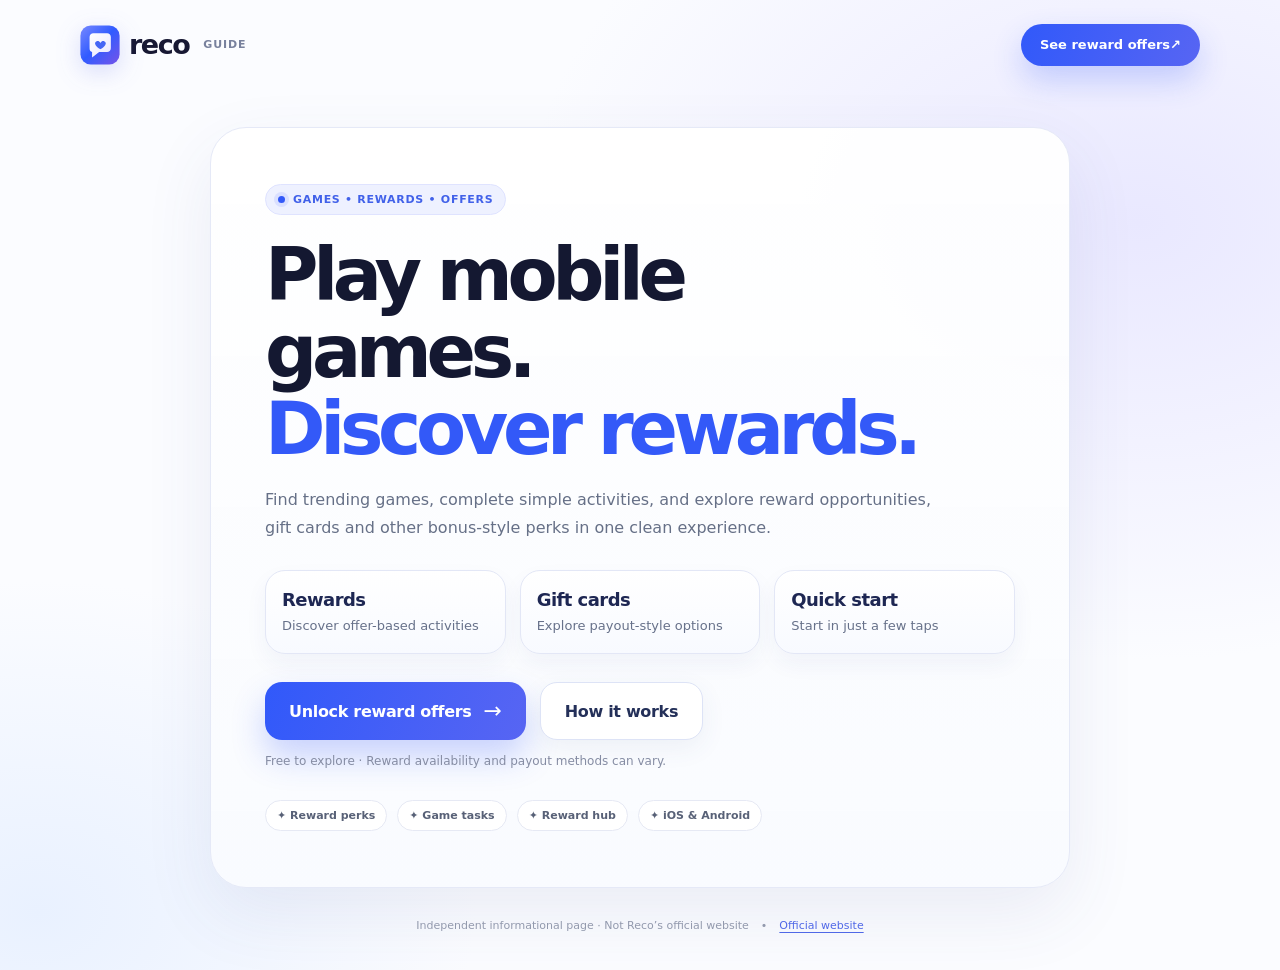
<file: index.html>
<!doctype html>
<html lang="en">
<head>
  <meta charset="utf-8">
  <meta name="viewport" content="width=device-width,initial-scale=1,viewport-fit=cover">
  <meta name="theme-color" content="#f8faff">
  <meta name="description" content="Discover games, complete simple activities and explore cash reward opportunities with Reco.">
  <title>Reco Guide – Play Games & Discover Rewards</title>
  <link rel="icon" href="assets/reco-inspired-mark.svg" type="image/svg+xml">
  <link rel="stylesheet" href="assets/style.css">
</head>
<body class="pre-body money-pre simple-pre-body">
  <div class="container">
    <header class="topbar" aria-label="Site header">
      <a class="brand" href="index.html" aria-label="Reco guide home"><img src="assets/reco-inspired-mark.svg" alt="" width="40" height="40">reco<small>guide</small></a>
      <a class="nav-action nav-action-strong" href="lander/index.html">See reward offers <span aria-hidden="true">↗</span></a>
    </header>

    <main class="pre-main simple-pre-main">
      <section class="simple-pre-card">
        <div class="eyebrow"><span class="spark"></span> Games • Rewards • Offers</div>
        <h1 class="h1 simple-pre-title">Play mobile games.<br><span class="blue">Discover rewards.</span></h1>
        <p class="lead simple-pre-lead">Find trending games, complete simple activities, and explore reward opportunities, gift cards and other bonus-style perks in one clean experience.</p>

        <div class="simple-pre-points" aria-label="Main benefits">
          <div class="simple-point"><strong>Rewards</strong><span>Discover offer-based activities</span></div>
          <div class="simple-point"><strong>Gift cards</strong><span>Explore payout-style options</span></div>
          <div class="simple-point"><strong>Quick start</strong><span>Start in just a few taps</span></div>
        </div>

        <div class="pre-actions simple-pre-actions">
          <a class="btn btn-primary" href="lander/index.html">Unlock reward offers <span class="arrow" aria-hidden="true">→</span></a>
          <a class="btn btn-white" href="lander/index.html">How it works</a>
        </div>

        <p class="mini-note simple-pre-note">Free to explore · Reward availability and payout methods can vary.</p>

        <div class="pre-badges simple-pre-badges" aria-label="Highlights">
          <span>✦ Reward perks</span>
          <span>✦ Game tasks</span>
          <span>✦ Reward hub</span>
          <span>✦ iOS & Android</span>
        </div>
      </section>
    </main>

    <footer class="foot">Independent informational page · Not Reco’s official website <span aria-hidden="true">•</span> <a href="https://recosocial.com/" target="_blank" rel="noopener noreferrer">Official website</a></footer>
  </div>
</body>
</html>
</file>
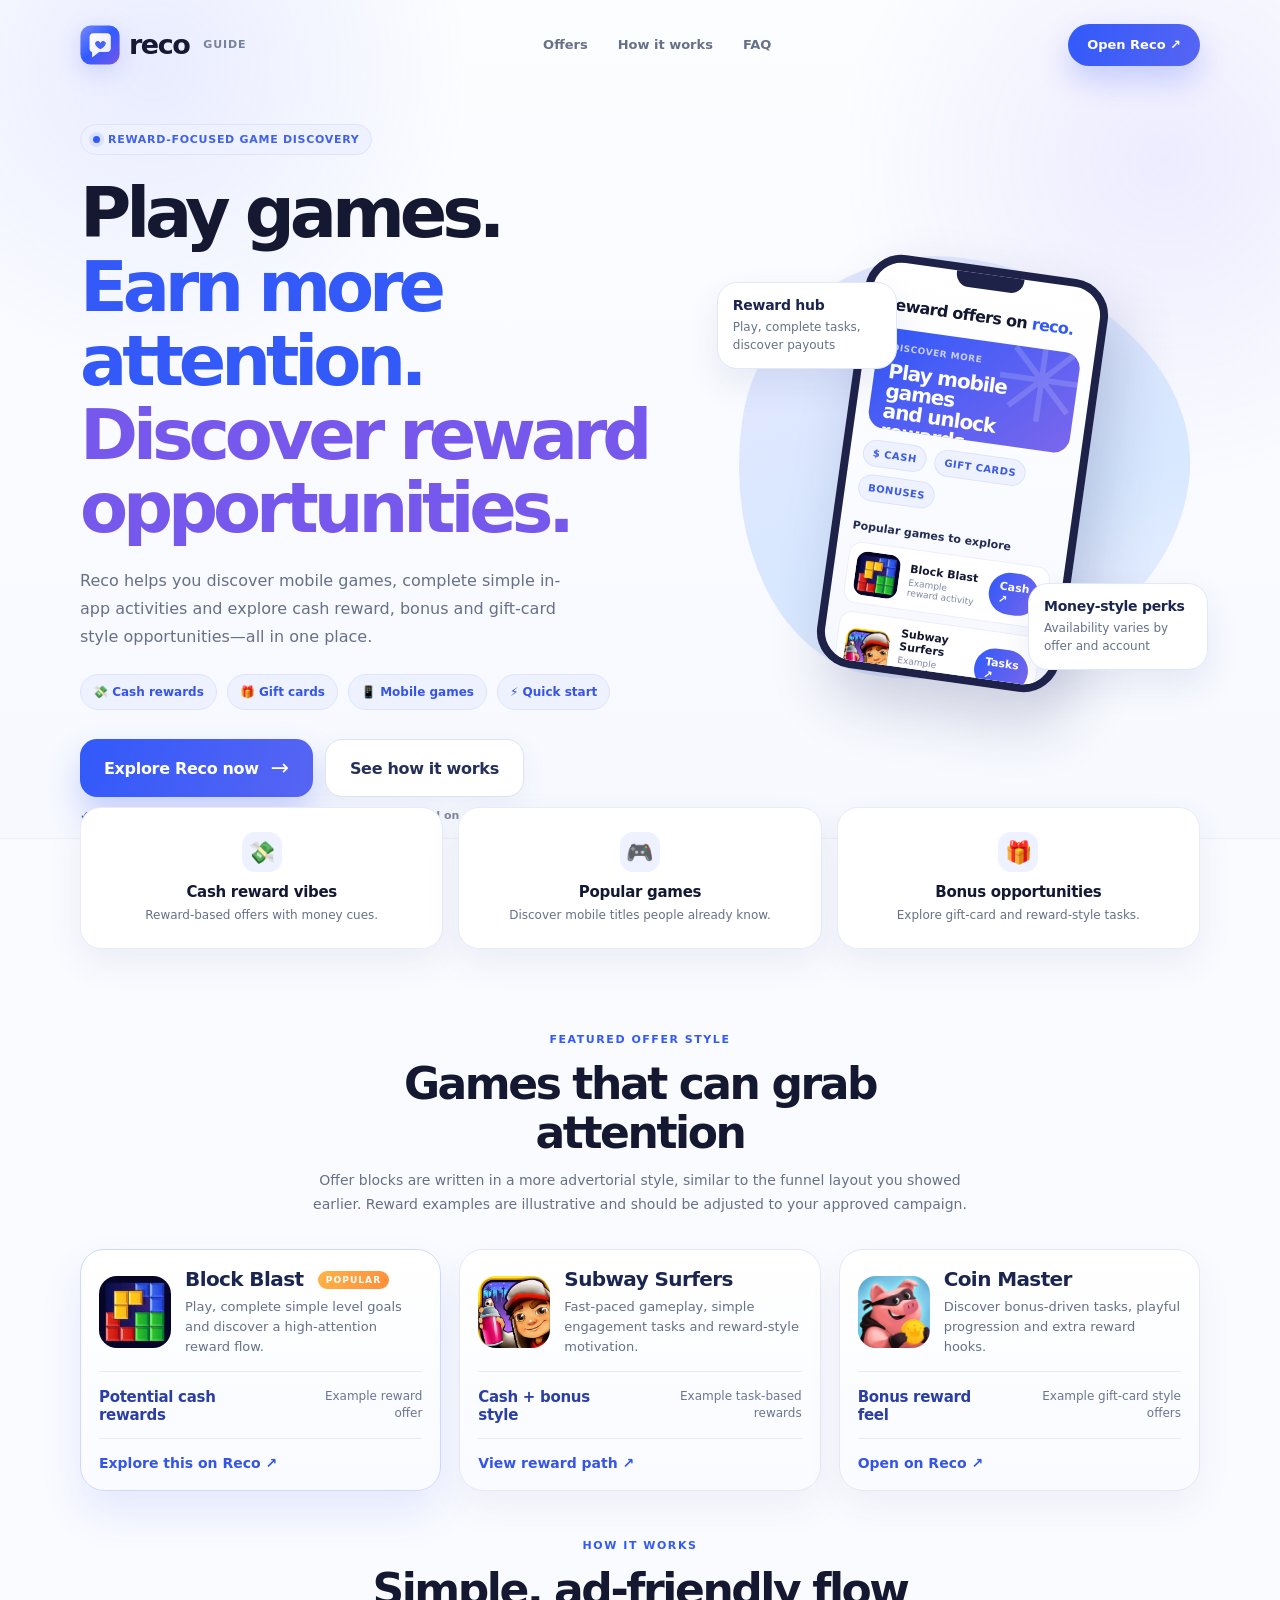
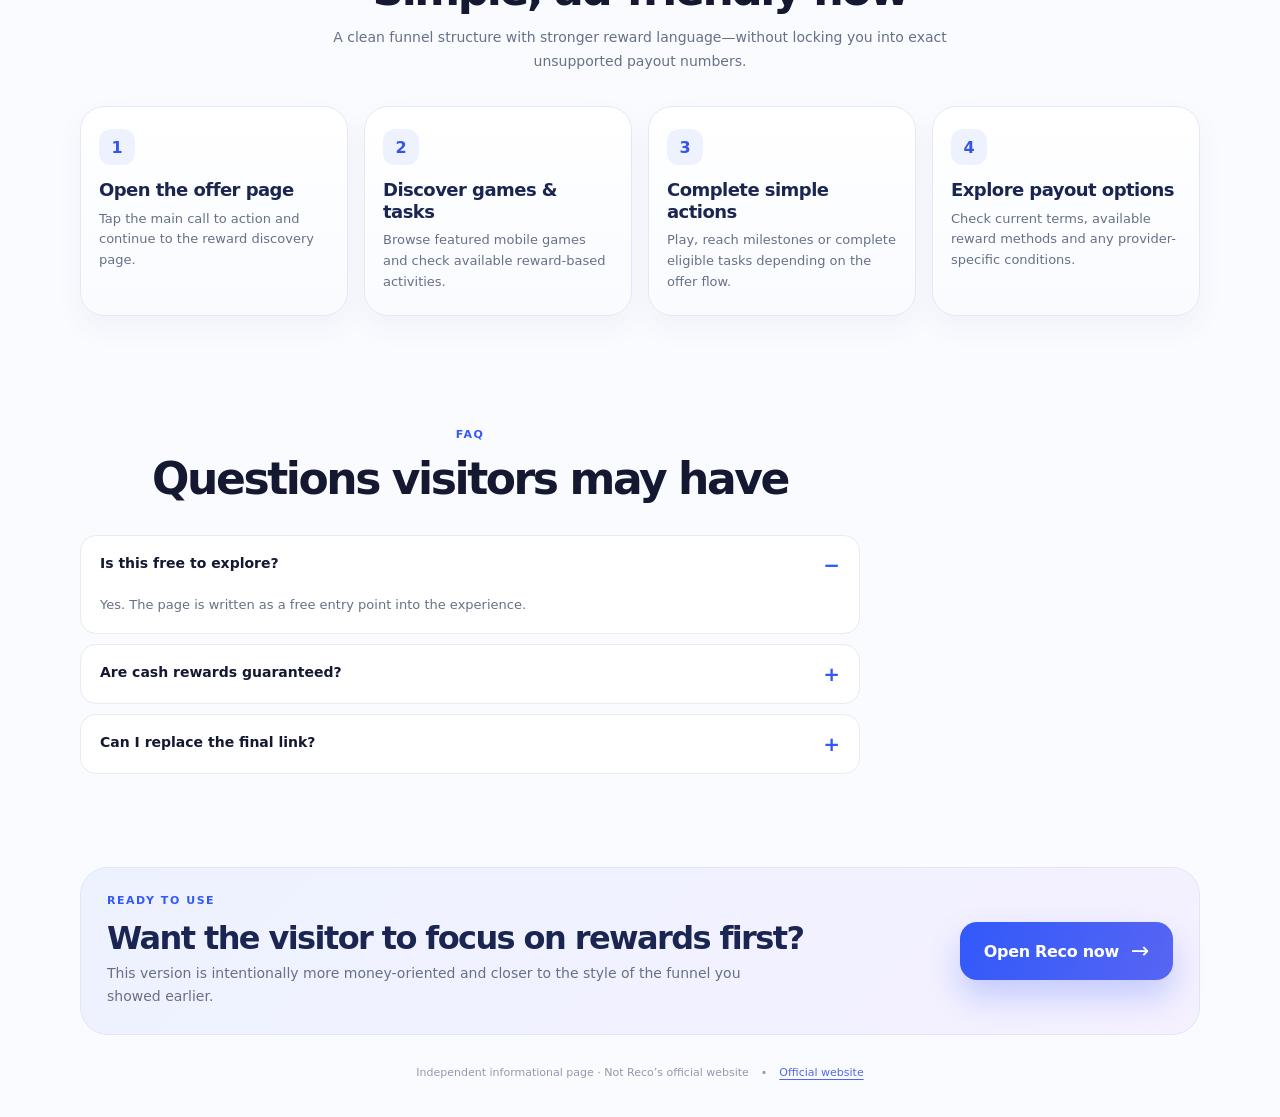
<file: lander/index.html>
<!doctype html>
<html lang="en">
<head>
  <meta charset="utf-8">
  <meta name="viewport" content="width=device-width,initial-scale=1,viewport-fit=cover">
  <meta name="theme-color" content="#f8fbff">
  <meta name="description" content="Explore games, cash reward opportunities and payout-style offers with Reco.">
  <title>Reco Guide – Games, Rewards & Cash Opportunities</title>
  <link rel="icon" href="../assets/reco-inspired-mark.svg" type="image/svg+xml">
  <link rel="stylesheet" href="../assets/style.css">
</head>
<body class="lander-body money-lander">
  <div class="hero-wrap hero-wrap-money">
    <div class="container">
      <header class="topbar" aria-label="Site header">
        <a class="brand" href="../index.html" aria-label="Back to home"><img src="../assets/reco-inspired-mark.svg" alt="" width="40" height="40">reco<small>guide</small></a>
        <nav class="navlinks" aria-label="Site navigation"><a href="#offers">Offers</a><a href="#how-it-works">How it works</a><a href="#faq">FAQ</a></nav>
        <a class="nav-action nav-action-strong" href="https://taprkr.com/r/eyJ0IjoicmVjb3NvY2lhbC1jcHIiLCJ0aWQiOiJhZTdjOTQzYTkwYzVmYzczYTU1ZSIsInRzIjoxNzk1MTk0ODY4MTQ4fQ" target="_blank" rel="noopener noreferrer sponsored">Open Reco ↗</a>
      </header>

      <main>
        <section class="hero-grid hero-grid-money">
          <div class="hero-copy">
            <div class="eyebrow"><span class="spark"></span> Reward-focused game discovery</div>
            <h1 class="h1">Play games.<br><span class="blue">Earn more attention.</span><br><span class="purple">Discover reward opportunities.</span></h1>
            <p class="lead">Reco helps you discover mobile games, complete simple in-app activities and explore cash reward, bonus and gift-card style opportunities—all in one place.</p>

            <div class="money-hero-pills">
              <span>💸 Cash rewards</span>
              <span>🎁 Gift cards</span>
              <span>📱 Mobile games</span>
              <span>⚡ Quick start</span>
            </div>

            <div class="hero-cta">
              <a class="btn btn-primary" href="https://taprkr.com/r/eyJ0IjoicmVjb3NvY2lhbC1jcHIiLCJ0aWQiOiJhZTdjOTQzYTkwYzVmYzczYTU1ZSIsInRzIjoxNzk1MTk0ODY4MTQ4fQ" target="_blank" rel="noopener noreferrer sponsored">Explore Reco now <span class="arrow" aria-hidden="true">→</span></a>
              <a class="btn btn-white" href="#how-it-works">See how it works</a>
            </div>

            <div class="hero-meta"><span>✓ Free to explore</span><span>✓ iOS &amp; Android</span><span>✓ Rewards depend on available tasks</span></div>
          </div>

          <div class="hero-art hero-art-money" aria-label="Games and reward illustration">
            <div class="money-highlight-card mhc-a"><strong>Reward hub</strong><span>Play, complete tasks, discover payouts</span></div>
            <div class="art-phone art-phone-money" aria-hidden="true">
              <h3>Reward offers on <span>reco.</span></h3>
              <div class="art-banner art-banner-money"><small>DISCOVER MORE</small><strong>Play mobile games<br>and unlock rewards</strong></div>
              <div class="payout-strip"><span>$ Cash</span><span>Gift Cards</span><span>Bonuses</span></div>
              <div class="art-section">Popular games to explore</div>
              <div class="art-game art-game-reward"><img src="../assets/block-blast.webp" alt=""><div><b>Block Blast</b><small>Example reward activity</small></div><em>Cash ↗</em></div>
              <div class="art-game art-game-reward"><img src="../assets/subway-surfers.webp" alt=""><div><b>Subway Surfers</b><small>Example reward activity</small></div><em>Tasks ↗</em></div>
              <div class="art-game art-game-reward"><img src="../assets/coin-master.webp" alt=""><div><b>Coin Master</b><small>Example reward activity</small></div><em>Bonus ↗</em></div>
            </div>
            <div class="money-highlight-card mhc-b"><strong>Money-style perks</strong><span>Availability varies by offer and account</span></div>
          </div>
        </section>
      </main>
    </div>
  </div>

  <div class="container">
    <div class="trust-row" aria-label="Highlights">
      <div class="trust"><span class="icon-round" aria-hidden="true">💸</span><strong>Cash reward vibes</strong><span>Reward-based offers with money cues.</span></div>
      <div class="trust"><span class="icon-round" aria-hidden="true">🎮</span><strong>Popular games</strong><span>Discover mobile titles people already know.</span></div>
      <div class="trust"><span class="icon-round" aria-hidden="true">🎁</span><strong>Bonus opportunities</strong><span>Explore gift-card and reward-style tasks.</span></div>
    </div>

    <section class="section money-offers" id="offers">
      <div class="section-heading"><div class="kicker">Featured offer style</div><h2>Games that can grab attention</h2><p>Offer blocks are written in a more advertorial style, similar to the funnel layout you showed earlier. Reward examples are illustrative and should be adjusted to your approved campaign.</p></div>
      <div class="offer-grid money-offer-grid">
        <article class="offer-card money-offer-card featured">
          <div class="offer-top"><img src="../assets/block-blast.webp" alt="Block Blast"><div><h3>Block Blast <span class="hot-tag">Popular</span></h3><p>Play, complete simple level goals and discover a high-attention reward flow.</p></div></div>
          <div class="offer-money-line"><strong>Potential cash rewards</strong><span>Example reward offer</span></div>
          <div class="offer-cta-line"><a href="https://taprkr.com/r/eyJ0IjoicmVjb3NvY2lhbC1jcHIiLCJ0aWQiOiJhZTdjOTQzYTkwYzVmYzczYTU1ZSIsInRzIjoxNzk1MTk0ODY4MTQ4fQ" target="_blank" rel="noopener noreferrer sponsored">Explore this on Reco ↗</a></div>
        </article>

        <article class="offer-card money-offer-card">
          <div class="offer-top"><img src="../assets/subway-surfers.webp" alt="Subway Surfers"><div><h3>Subway Surfers</h3><p>Fast-paced gameplay, simple engagement tasks and reward-style motivation.</p></div></div>
          <div class="offer-money-line"><strong>Cash + bonus style</strong><span>Example task-based rewards</span></div>
          <div class="offer-cta-line"><a href="https://taprkr.com/r/eyJ0IjoicmVjb3NvY2lhbC1jcHIiLCJ0aWQiOiJhZTdjOTQzYTkwYzVmYzczYTU1ZSIsInRzIjoxNzk1MTk0ODY4MTQ4fQ" target="_blank" rel="noopener noreferrer sponsored">View reward path ↗</a></div>
        </article>

        <article class="offer-card money-offer-card">
          <div class="offer-top"><img src="../assets/coin-master.webp" alt="Coin Master"><div><h3>Coin Master</h3><p>Discover bonus-driven tasks, playful progression and extra reward hooks.</p></div></div>
          <div class="offer-money-line"><strong>Bonus reward feel</strong><span>Example gift-card style offers</span></div>
          <div class="offer-cta-line"><a href="https://taprkr.com/r/eyJ0IjoicmVjb3NvY2lhbC1jcHIiLCJ0aWQiOiJhZTdjOTQzYTkwYzVmYzczYTU1ZSIsInRzIjoxNzk1MTk0ODY4MTQ4fQ" target="_blank" rel="noopener noreferrer sponsored">Open on Reco ↗</a></div>
        </article>
      </div>
    </section>

    <section class="section steps-panel" id="how-it-works">
      <div class="section-heading"><div class="kicker">How it works</div><h2>Simple, ad-friendly flow</h2><p>A clean funnel structure with stronger reward language—without locking you into exact unsupported payout numbers.</p></div>
      <div class="steps-grid money-steps-grid">
        <article class="step-card"><span class="step-num">1</span><h3>Open the offer page</h3><p>Tap the main call to action and continue to the reward discovery page.</p></article>
        <article class="step-card"><span class="step-num">2</span><h3>Discover games & tasks</h3><p>Browse featured mobile games and check available reward-based activities.</p></article>
        <article class="step-card"><span class="step-num">3</span><h3>Complete simple actions</h3><p>Play, reach milestones or complete eligible tasks depending on the offer flow.</p></article>
        <article class="step-card"><span class="step-num">4</span><h3>Explore payout options</h3><p>Check current terms, available reward methods and any provider-specific conditions.</p></article>
      </div>
    </section>

    <section class="section faq" id="faq">
      <div class="section-heading"><div class="kicker">FAQ</div><h2>Questions visitors may have</h2></div>
      <div class="faq-list">
        <details open><summary>Is this free to explore?</summary><p>Yes. The page is written as a free entry point into the experience.</p></details>
        <details><summary>Are cash rewards guaranteed?</summary><p>No. Reward availability depends on the actual offer, region, provider terms and the actions completed by the user.</p></details>
        <details><summary>Can I replace the final link?</summary><p>Yes. Swap the current outbound Reco destination for your approved campaign or affiliate URL.</p></details>
      </div>
    </section>

    <section class="final-cta money-final-cta">
      <div>
        <div class="kicker">Ready to use</div>
        <h2>Want the visitor to focus on rewards first?</h2>
        <p>This version is intentionally more money-oriented and closer to the style of the funnel you showed earlier.</p>
      </div>
      <a class="btn btn-primary" href="https://taprkr.com/r/eyJ0IjoicmVjb3NvY2lhbC1jcHIiLCJ0aWQiOiJhZTdjOTQzYTkwYzVmYzczYTU1ZSIsInRzIjoxNzk1MTk0ODY4MTQ4fQ" target="_blank" rel="noopener noreferrer sponsored">Open Reco now <span class="arrow" aria-hidden="true">→</span></a>
    </section>

    <footer class="foot">Independent informational page · Not Reco’s official website <span aria-hidden="true">•</span> <a href="https://recosocial.com/" target="_blank" rel="noopener noreferrer">Official website</a></footer>
  </div>
</body>
</html>
</file>
<file: assets/style.css>
:root {
  --blue:#3359f8; --blue2:#5b70ff; --blue-deep:#1b248d; --ink:#141831;
  --muted:#667087; --violet:#7659ec; --lavender:#eceaff; --sky:#e8f3ff;
  --line:#e6e8f3; --paper:#ffffff; --back:#f8f9fe;
  --softshadow:0 24px 65px rgba(54,69,138,.11); --cardshadow:0 14px 35px rgba(54,69,138,.075);
}
*{box-sizing:border-box}
html{scroll-behavior:smooth}
body{margin:0;color:var(--ink);background:var(--back);font-family:Inter,-apple-system,BlinkMacSystemFont,"Segoe UI",system-ui,sans-serif;-webkit-font-smoothing:antialiased}
button,a{font:inherit}
a{text-decoration:none;color:inherit}
img{max-width:100%;display:block}
button, a{ -webkit-tap-highlight-color:transparent;}
a:focus-visible,summary:focus-visible{outline:3px solid #9eaaff;outline-offset:4px}
.container{width:min(1120px,calc(100% - 44px));margin-inline:auto}
.brand{display:inline-flex;align-items:center;gap:9px;white-space:nowrap;letter-spacing:-.055em;font-size:27px;font-weight:900;color:#171833}
.brand img{width:40px;height:40px;filter:drop-shadow(0 7px 12px rgba(64,81,229,.19))}
.brand small{font-size:11px;color:#78819d;font-weight:800;letter-spacing:.08em;text-transform:uppercase;margin-left:5px}
.topbar{height:89px;display:flex;align-items:center;justify-content:space-between;gap:20px;position:relative;z-index:10}
.navlinks{display:flex;align-items:center;gap:30px;color:#667087;font-weight:700;font-size:13px}
.navlinks a:hover{color:var(--blue)}
.nav-action{display:inline-flex;justify-content:center;align-items:center;min-height:42px;padding:11px 19px;border-radius:100px;background:#ecefff;color:var(--blue);font-size:13px;font-weight:800;transition:transform .2s,background .2s}
.nav-action:hover{background:#e1e6ff;transform:translateY(-1px)}
.eyebrow{display:inline-flex;align-items:center;gap:8px;padding:8px 12px;border:1px solid #dfe3ff;border-radius:100px;color:#4161e9;background:#eef1ff;font-size:11px;letter-spacing:.065em;font-weight:900;text-transform:uppercase}
.eyebrow .spark{display:inline-block;width:7px;height:7px;background:var(--blue);border-radius:100%;box-shadow:0 0 0 4px rgba(58,85,250,.11)}
.h1{font-size:clamp(43px,5.7vw,75px);line-height:1.055;letter-spacing:-.073em;font-weight:900;margin:22px 0 21px;max-width:720px}
.h1 .blue{color:var(--blue)}
.h1 .purple{color:var(--violet)}
.lead{font-size:16px;line-height:1.75;color:var(--muted);max-width:495px;margin:0}
.btn{display:inline-flex;align-items:center;justify-content:center;gap:12px;text-align:center;min-height:58px;border-radius:17px;padding:16px 24px;border:0;font-size:16px;font-weight:850;letter-spacing:-.02em;transition:transform .2s,box-shadow .2s,background .2s}
.btn:hover{transform:translateY(-2px)}
.btn:active{transform:translateY(0)}
.btn-primary{background:linear-gradient(110deg,#3159fa,#5765f3);color:#fff;box-shadow:0 17px 33px rgba(52,89,248,.25)}
.btn-primary:hover{box-shadow:0 20px 38px rgba(52,89,248,.33)}
.btn-white{border:1px solid #dde3f6;background:#fff;color:#243059;box-shadow:0 8px 26px rgba(57,79,131,.07)}
.btn .arrow{font-size:22px;line-height:1;font-weight:500}
.mini-note{font-size:12px;line-height:1.65;color:#858ca3;margin:13px 0 0}
.foot{display:flex;gap:12px;justify-content:center;align-items:center;text-align:center;flex-wrap:wrap;padding:20px 0 35px;color:#9299ad;font-size:11px;line-height:1.5}
.foot a{color:#5068e7;text-decoration:underline;text-underline-offset:3px}
/* prelander */
.pre-body{background:radial-gradient(ellipse 50% 47% at 89% 23%,#e9e8ff 0,transparent 96%),radial-gradient(ellipse 38% 38% at 3% 94%,#e9f1ff 0,transparent 90%),#fbfcff;min-height:100svh}
.pre-main{padding-top:26px}
.pre-box{min-height:640px;display:grid;grid-template-columns:1fr .88fr;gap:28px;align-items:center;border:1px solid #e9ebf5;background:rgba(255,255,255,.84);border-radius:36px;box-shadow:0 30px 80px rgba(67,81,146,.095);padding:54px 58px;overflow:hidden;position:relative}
.pre-box:before{content:"";position:absolute;width:470px;height:470px;border:1px solid rgba(108,122,240,.06);border-radius:50%;right:-170px;top:-210px;pointer-events:none}
.pre-copy{position:relative;z-index:2}
.pre-copy .h1{font-size:clamp(47px,5.2vw,70px);max-width:610px}
.pre-actions{display:flex;align-items:center;gap:14px;flex-wrap:wrap;margin-top:29px}
.pre-badges{display:flex;flex-wrap:wrap;gap:10px;margin-top:30px}
.pre-badges span{padding:8px 11px;border:1px solid #e6e9f4;border-radius:100px;font-size:11px;font-weight:750;color:#586177;background:#fff}
.visual-area{position:relative;min-height:505px;display:flex;align-items:center;justify-content:center}
.visual-area:before{content:"";position:absolute;width:520px;height:520px;border-radius:50%;background:radial-gradient(circle,#dcdfff 0,#eff0ff 50%,transparent 69%);opacity:.86}
.visual-area:after{content:"";position:absolute;right:14px;bottom:1px;width:100px;height:100px;border:2px dashed #d5d7ff;border-radius:50%;transform:rotate(12deg)}
.mock-phone{width:282px;position:relative;border:8px solid #1b2245;border-radius:39px;background:#fff;box-shadow:20px 30px 65px rgba(46,54,120,.23);padding:24px 15px 17px;transform:rotate(7deg);z-index:2}
.mock-phone:before{content:"";position:absolute;width:78px;height:18px;border-radius:0 0 14px 14px;background:#1b2245;top:-1px;left:calc(50% - 39px)}
.mock-phone-head{display:flex;align-items:center;justify-content:space-between;margin:10px 0 17px}
.mock-phone-title{font-weight:900;font-size:22px;letter-spacing:-.06em}
.mock-phone-title b{color:var(--blue)}
.phone-dot{height:30px;width:30px;border-radius:50%;background:#f1f3ff;display:grid;place-items:center;color:#4e66ec;font-size:14px}
.mock-intro{border-radius:18px;background:linear-gradient(110deg,#315af5,#7a70fa);padding:17px 14px;color:#fff;margin-bottom:14px;position:relative;overflow:hidden}
.mock-intro:after{content:"✦";position:absolute;font-size:92px;color:#ffffff17;top:-41px;right:-7px}
.mock-intro small{display:block;text-transform:uppercase;font-size:8px;font-weight:850;letter-spacing:.1em;opacity:.8}
.mock-intro strong{display:block;font-size:18px;line-height:1.16;margin:8px 0;font-weight:850;letter-spacing:-.045em}
.mock-intro .fakebutton{display:inline-block;padding:7px 10px;border-radius:7px;background:#fff;color:#304ef2;font-size:9px;font-weight:850}
.mock-row{display:flex;align-items:center;gap:10px;border:1px solid #e9ecf5;border-radius:13px;padding:8px;margin-top:8px;box-shadow:0 3px 7px #151b3605}
.mock-row img{width:45px;height:45px;border-radius:11px;object-fit:cover}
.mock-row b{display:block;font-size:11px}
.mock-row small{display:block;font-size:9px;color:#8991a7;margin-top:2px}
.mock-row .go{margin-left:auto;color:var(--blue);background:#ecf0ff;width:25px;height:25px;border-radius:8px;display:grid;place-items:center;font-weight:900}
.float-card{z-index:4;position:absolute;background:rgba(255,255,255,.96);box-shadow:0 20px 45px rgba(55,60,120,.19);border:1px solid #ebedfa;border-radius:15px;padding:12px 14px;display:flex;align-items:center;gap:9px;font-size:11px;font-weight:800}
.float-card img{height:34px;width:34px;border-radius:10px;object-fit:cover}
.float-one{top:60px;left:0;transform:rotate(-9deg)}
.float-two{bottom:61px;right:-18px;transform:rotate(8deg)}
.float-two .star{background:#f8efff;color:#7b56e9;width:35px;height:35px;display:grid;place-items:center;border-radius:10px;font-size:19px}
/* lander */
.lander-body{background:#fafbff}
.hero-wrap{background:radial-gradient(ellipse 50% 80% at 98% 15%,rgba(214,214,255,.65),transparent 90%),radial-gradient(ellipse 40% 47% at 0% 100%,rgba(225,238,255,.8),transparent 90%),linear-gradient(#fcfdff,#f8faff);border-bottom:1px solid #eff0f7}
.hero-grid{display:grid;grid-template-columns:1.12fr .88fr;gap:40px;min-height:530px;align-items:center;padding:35px 0 72px}
.hero-copy{position:relative;z-index:2}
.hero-copy .h1{font-size:clamp(47px,5.6vw,70px)}
.hero-cta{margin:29px 0 12px;display:flex;gap:12px;align-items:center;flex-wrap:wrap}
.hero-meta{display:flex;gap:18px;flex-wrap:wrap;font-size:11px;color:#7f88a0;font-weight:750}
.hero-meta span::first-letter{color:var(--blue)}
.hero-art{height:450px;position:relative;display:flex;justify-content:center;align-items:center}
.hero-art:before{content:"";position:absolute;inset:12px;border-radius:44% 56% 63% 37% / 45% 45% 55% 55%;background:linear-gradient(150deg,#e5e7ff,#d7e8ff 60%,#eff0ff);transform:rotate(8deg)}
.art-phone{position:relative;z-index:1;width:245px;height:417px;background:#fff;border:8px solid #1e2249;border-radius:37px;box-shadow:15px 28px 60px rgba(39,50,103,.22);transform:rotate(8deg);padding:33px 13px 13px;overflow:hidden}
.art-phone:before{content:"";position:absolute;top:-1px;left:calc(50% - 34px);width:68px;height:16px;background:#1e2249;border-radius:0 0 13px 13px}
.art-phone h3{font-size:16px;letter-spacing:-.04em;margin:0 0 14px}
.art-phone h3 span{color:var(--blue)}
.art-banner{height:101px;padding:14px;border-radius:16px;background:linear-gradient(120deg,#3359f8,#8060f0);color:#fff;position:relative;overflow:hidden}
.art-banner:after{content:"✳";position:absolute;font-size:115px;color:#ffffff28;right:-12px;top:-34px}
.art-banner small{display:block;font-weight:800;font-size:9px;letter-spacing:.06em;opacity:.8}
.art-banner strong{display:block;margin-top:9px;font-size:20px;line-height:1;letter-spacing:-.05em}
.art-section{margin:16px 0 9px;font-size:11px;font-weight:850;color:#222c55}
.art-game{display:flex;gap:10px;align-items:center;border:1px solid #eceefd;background:#fff;padding:8px;border-radius:13px;margin-top:8px}
.art-game img{width:44px;height:44px;border-radius:11px;object-fit:cover}
.art-game b{display:block;font-size:11px}
.art-game small{display:block;margin-top:2px;font-size:9px;color:#7e89a2}
.art-game em{font-style:normal;margin-left:auto;color:var(--blue);font-size:15px;font-weight:900}
.art-float{position:absolute;z-index:3;display:flex;align-items:center;gap:10px;border:1px solid #e9e9fa;border-radius:14px;padding:10px 14px;background:white;box-shadow:0 18px 40px rgba(39,48,129,.14);font-size:12px;font-weight:850}
.art-float svg{width:25px;height:25px;flex:0 0 auto}
.art-float.a{top:68px;left:3px;transform:rotate(-9deg)}
.art-float.b{bottom:41px;right:-6px;transform:rotate(7deg)}
.trust-row{display:grid;grid-template-columns:repeat(3,1fr);gap:15px;margin-top:-32px;position:relative;z-index:3}
.trust{border:1px solid #e9eafa;padding:24px 19px;background:white;border-radius:21px;box-shadow:var(--cardshadow);text-align:center}
.trust .icon-round{margin:0 auto 11px;display:grid;place-items:center;width:40px;height:40px;border-radius:13px;background:#eef1ff;color:var(--blue);font-size:22px}
.trust strong{display:block;font-weight:900;font-size:15px;letter-spacing:-.02em}
.trust span{display:block;font-size:12px;color:var(--muted);line-height:1.5;margin-top:5px}
.section{padding-top:84px;padding-bottom:28px}
.section-heading{text-align:center;max-width:660px;margin:0 auto 32px}
.kicker{font-size:11px;letter-spacing:.14em;text-transform:uppercase;font-weight:900;color:var(--blue);margin-bottom:14px}
.section-heading h2{margin:0 0 12px;font-size:clamp(30px,3.6vw,44px);line-height:1.1;letter-spacing:-.055em}
.section-heading p{color:var(--muted);font-size:14px;line-height:1.7;margin:0}
.game-grid{display:grid;grid-template-columns:repeat(3,1fr);gap:16px}
.game-card{border:1px solid #e7eaf5;border-radius:23px;padding:20px;background:#fff;box-shadow:var(--cardshadow);transition:transform .2s,box-shadow .2s}
.game-card:hover{transform:translateY(-4px);box-shadow:var(--softshadow)}
.game-card img{height:69px;width:69px;object-fit:cover;border-radius:17px;box-shadow:0 8px 19px #14226119}
.game-card .game-upper{display:flex;justify-content:space-between;align-items:start}
.game-card .type{display:inline-block;font-size:10px;font-weight:900;padding:7px 9px;border-radius:100px;background:#f0f2ff;color:var(--blue)}
.game-card h3{font-size:20px;letter-spacing:-.05em;margin:19px 0 7px}
.game-card p{color:#80889d;font-size:12px;line-height:1.6;min-height:38px;margin:0}
.game-card a{display:inline-flex;gap:6px;align-items:center;color:var(--blue);font-size:13px;font-weight:850;margin-top:16px}
.game-foot{text-align:center;color:#969cb0;font-size:11px;line-height:1.5;margin:17px 0 0}
.how{padding-bottom:26px}
.steps-grid{display:grid;grid-template-columns:repeat(3,1fr);gap:16px}
.step{padding:27px 24px;border:1px solid #e8eafd;background:#fff;border-radius:23px;box-shadow:var(--cardshadow)}
.step-number{width:45px;height:45px;border-radius:14px;background:#e9edff;color:var(--blue);display:grid;place-items:center;font-size:18px;font-weight:900;margin-bottom:25px}
.step h3{font-size:18px;letter-spacing:-.04em;margin:0 0 8px}
.step p{font-size:13px;line-height:1.65;color:var(--muted);margin:0}
.promo{margin-top:82px;border-radius:31px;position:relative;overflow:hidden;display:grid;grid-template-columns:1fr auto;gap:30px;align-items:center;background:linear-gradient(120deg,#202a98,#3858f3 60%,#7c72fc);padding:43px 50px;color:#fff}
.promo:after{content:"✦";position:absolute;color:#ffffff1c;font-size:255px;right:147px;top:-96px;pointer-events:none}
.promo .promo-title{margin:0 0 8px;font-size:clamp(30px,3vw,42px);font-weight:900;letter-spacing:-.055em}
.promo p{margin:0;color:#dce4ff;max-width:550px;font-size:14px;line-height:1.65}
.promo .btn{background:#fff;color:#2949e2;position:relative;z-index:2;box-shadow:0 12px 30px #101a751c}
.faq{max-width:780px;padding-bottom:65px}
.faq details{border:1px solid #e8eaf4;border-radius:16px;padding:0 19px;background:#fff;margin-top:10px}
.faq summary{font-size:14px;font-weight:850;cursor:pointer;padding:19px 0;list-style:none;display:flex;justify-content:space-between;gap:8px}
.faq summary::-webkit-details-marker{display:none}
.faq summary:after{content:"+";color:var(--blue);font-size:20px;line-height:1;font-weight:600}
.faq details[open] summary:after{content:"−"}
.faq details p{margin:0 0 18px;font-size:13px;color:var(--muted);line-height:1.65}
.site-footer{border-top:1px solid #ebeef6;background:#fff}
.site-footer .foot{padding:29px 0;justify-content:space-between;text-align:left}
.mobile-sticky{display:none}
@media(max-width:980px){
 .pre-box{padding:43px 36px}.float-one{left:-8px}.float-two{right:-5px}
 .container{width:min(1120px,calc(100% - 36px))}
 .hero-grid{gap:16px}
 .art-float.a{left:-3px}
}
@media(max-width:720px){
 .topbar{height:74px}
 .brand{font-size:25px}.brand img{width:37px;height:37px}
 .navlinks{display:none}.topbar .nav-action{min-height:37px;padding:9px 14px;font-size:12px}
 .pre-main{padding-top:6px}
 .pre-box{padding:29px 23px 19px;border-radius:26px;min-height:0;grid-template-columns:1fr;gap:2px}
 .pre-copy .h1{font-size:clamp(42px,12vw,59px);margin:19px 0 14px}
 .h1{letter-spacing:-.068em}
 .lead{font-size:14px;line-height:1.65}
 .pre-actions{margin-top:22px}.pre-actions .btn{width:100%}
 .pre-badges{margin-top:18px;gap:7px}.pre-badges span{font-size:10px;padding:7px 9px}
 .visual-area{min-height:360px;margin-top:18px}
 .visual-area:before{width:370px;height:370px}
 .mock-phone{width:215px;padding:17px 10px 12px;border-width:6px;border-radius:30px}
 .mock-phone:before{width:65px;left:calc(50% - 32px);height:13px}
 .mock-phone-head{margin:7px 0 10px}.mock-phone-title{font-size:18px}.phone-dot{width:25px;height:25px}
 .mock-intro{border-radius:13px;padding:12px}.mock-intro strong{font-size:15px;margin:6px 0}.mock-intro small{font-size:7px}
 .mock-row{padding:6px;margin-top:6px;gap:7px}.mock-row img{width:35px;height:35px;border-radius:8px}.mock-row b{font-size:9px}.mock-row small{font-size:8px}.mock-row .go{width:21px;height:21px}
 .float-card{font-size:10px;padding:8px;border-radius:11px}.float-card img{height:28px;width:28px}
 .float-one{top:20px;left:-9px}.float-two{bottom:13px;right:-11px}
 .float-two .star{height:27px;width:27px;font-size:16px}
 .hero-grid{grid-template-columns:1fr;gap:0;padding:25px 0 48px}
 .hero-copy .h1{font-size:clamp(46px,12.2vw,62px);margin:18px 0 15px}
 .hero-copy{text-align:left}
 .hero-cta .btn{width:100%}.hero-cta{margin-top:21px}
 .hero-art{height:330px;margin-top:20px}
 .art-phone{transform:rotate(7deg) scale(.78)}
 .art-float.a{top:37px;left:0}.art-float.b{bottom:29px;right:0}
 .hero-meta{gap:11px;font-size:10px}
 .trust-row{gap:8px;margin-top:-15px}
 .trust{padding:16px 9px;border-radius:15px}
 .trust .icon-round{height:34px;width:34px;margin-bottom:9px;font-size:18px;border-radius:10px}
 .trust strong{font-size:11px;letter-spacing:-.025em}
 .trust span{font-size:10px}
 .section{padding-top:62px;padding-bottom:20px}
 .section-heading{margin-bottom:23px}
 .section-heading h2{font-size:31px}.section-heading p{font-size:13px}
 .game-grid,.steps-grid{grid-template-columns:1fr;gap:10px}
 .game-card{display:grid;grid-template-columns:67px 1fr;column-gap:15px;align-items:start;padding:14px 15px;border-radius:18px}
 .game-card .game-upper{grid-row:span 3;display:block}.game-card img{width:65px;height:65px;border-radius:14px}.game-card .type{display:none}
 .game-card h3{font-size:17px;margin:1px 0 4px}.game-card p{font-size:12px;min-height:auto}.game-card a{margin-top:9px;font-size:12px}
 .step{padding:19px;border-radius:18px;display:grid;grid-template-columns:44px 1fr;column-gap:15px}
 .step-number{grid-row:span 2;width:42px;height:42px;margin-bottom:0}
 .step h3{margin:0 0 5px;font-size:16px}.step p{font-size:12px}
 .promo{margin-top:49px;grid-template-columns:1fr;padding:31px 25px;gap:19px;border-radius:25px}
 .promo .promo-title{font-size:32px}.promo p{font-size:13px}.promo .btn{width:100%}
 .faq{padding-bottom:115px}.faq details{padding:0 16px}.faq summary{font-size:13px}.faq details p{font-size:12px}
 .site-footer .foot{justify-content:center;text-align:center;padding:26px 0 110px}
 .mobile-sticky{display:block;position:fixed;bottom:0;left:0;right:0;z-index:20;padding:11px 14px max(13px,env(safe-area-inset-bottom));border-top:1px solid #e9ecf7;background:rgba(255,255,255,.95);backdrop-filter:blur(14px);box-shadow:0 -9px 30px rgba(42,52,103,.08)}
 .mobile-sticky .btn{display:flex;width:100%;min-height:52px;font-size:15px;border-radius:14px}
}
@media(max-width:370px){
 .container{width:calc(100% - 24px)}
 .pre-box{padding-left:17px;padding-right:17px}
 .pre-copy .h1{font-size:41px}.hero-copy .h1{font-size:44px}
 .trust{padding:12px 7px}.trust strong{font-size:10px}
 .float-card{font-size:9px}
}
@media(prefers-reduced-motion:reduce){html{scroll-behavior:auto}*,*:before,*:after{transition:none!important}}

/* money-focused refresh */
.nav-action-strong{background:linear-gradient(110deg,#3159fa,#5765f3);color:#fff;box-shadow:0 14px 30px rgba(52,89,248,.24)}
.nav-action-strong:hover{background:linear-gradient(110deg,#294ff0,#4f5ef1)}
.pre-box-money{background:linear-gradient(180deg,rgba(255,255,255,.95),rgba(248,250,255,.98));border-color:#e4e8fa}
.money-stat-row{display:grid;grid-template-columns:repeat(3,minmax(0,1fr));gap:12px;margin-top:26px;max-width:680px}
.money-stat{padding:14px 14px 13px;border:1px solid #e3e7f6;border-radius:18px;background:linear-gradient(180deg,#fff,#f8faff);box-shadow:0 10px 22px rgba(49,63,128,.05)}
.money-stat strong{display:block;font-size:14px;letter-spacing:-.02em;color:#1e2753}
.money-stat span{display:block;margin-top:5px;color:#67718a;font-size:12px;line-height:1.45}
.visual-money:after{display:none}
.cash-float{position:absolute;z-index:2;padding:10px 14px;border-radius:999px;background:#fff;border:1px solid #e3e7f6;box-shadow:0 12px 26px rgba(47,64,133,.08);font-size:12px;font-weight:800;color:#3956df}
.cash-float-top{top:34px;right:32px}
.cash-float-mid{left:14px;top:180px}
.cash-float-low{right:18px;bottom:55px}
.money-phone{background:linear-gradient(180deg,#fff,#f6f8ff);box-shadow:0 24px 54px rgba(47,61,132,.19)}
.reward-intro{background:linear-gradient(135deg,#3159fa 0%,#6f6be9 100%);color:#fff}
.reward-intro small,.reward-intro .fakebutton{color:rgba(255,255,255,.92)}
.mini-payout-row{display:flex;flex-wrap:wrap;gap:8px;padding:12px 0 6px}
.mini-payout-row span{font-size:10px;font-weight:900;letter-spacing:.04em;padding:7px 9px;border-radius:999px;background:#eef2ff;color:#4361eb;border:1px solid #dfe5ff;text-transform:uppercase}
.reward-row .reward-pill{font-size:10px;font-weight:900;color:#fff;background:linear-gradient(110deg,#4560ef,#7a68ed);padding:7px 10px;border-radius:999px}
.hero-wrap-money{background:
 radial-gradient(circle at 12% 8%, rgba(103,120,255,.12), transparent 23%),
 radial-gradient(circle at 91% 19%, rgba(130,106,255,.11), transparent 24%),
 linear-gradient(180deg,#fcfdff 0%,#f7f9ff 100%)}
.hero-grid-money{padding-bottom:16px}
.money-hero-pills{display:flex;flex-wrap:wrap;gap:10px;margin:23px 0 8px}
.money-hero-pills span{padding:10px 12px;border-radius:999px;background:#eef2ff;border:1px solid #dde4ff;color:#3554e8;font-size:12px;font-weight:850}
.hero-art-money{position:relative}
.money-highlight-card{position:absolute;z-index:2;max-width:180px;padding:14px 15px;border-radius:20px;background:#fff;border:1px solid #e2e7fa;box-shadow:0 16px 34px rgba(47,61,132,.09)}
.money-highlight-card strong{display:block;font-size:14px;color:#1b2551;letter-spacing:-.02em}
.money-highlight-card span{display:block;margin-top:6px;font-size:12px;line-height:1.45;color:#67718a}
.mhc-a{left:-8px;top:34px}
.mhc-b{right:-8px;bottom:28px}
.art-phone-money{background:linear-gradient(180deg,#fff,#f6f8ff)}
.art-banner-money{background:linear-gradient(135deg,#3159fa 0%,#7b67ec 100%);color:#fff}
.art-banner-money small{color:rgba(255,255,255,.88)}
.payout-strip{display:flex;flex-wrap:wrap;gap:8px;padding:12px 0 3px}
.payout-strip span{padding:7px 9px;border-radius:999px;background:#eef2ff;border:1px solid #dce3ff;color:#3a59e9;font-size:10px;font-weight:900;text-transform:uppercase;letter-spacing:.05em}
.art-game-reward em{font-style:normal;font-size:11px;font-weight:900;color:#fff;background:linear-gradient(110deg,#3159fa,#7a68ed);padding:8px 10px;border-radius:999px}
.money-offer-grid{display:grid;grid-template-columns:repeat(3,minmax(0,1fr));gap:18px}
.money-offer-card{padding:18px;border:1px solid #e4e7f5;border-radius:24px;background:linear-gradient(180deg,#fff,#f9fbff);box-shadow:0 16px 36px rgba(56,69,138,.06)}
.money-offer-card.featured{border-color:#cfd8ff;box-shadow:0 22px 42px rgba(52,89,248,.11)}
.offer-top{display:grid;grid-template-columns:72px 1fr;gap:14px;align-items:center}
.offer-top img{width:72px;height:72px;object-fit:cover;border-radius:18px}
.offer-top h3{margin:0 0 6px;font-size:20px;line-height:1.15;letter-spacing:-.03em;color:#1b2551}
.offer-top p{margin:0;color:#667087;font-size:13px;line-height:1.55}
.hot-tag{display:inline-block;margin-left:8px;padding:4px 8px;border-radius:999px;background:linear-gradient(110deg,#ffb347,#ff8e3c);color:#fff;font-size:9px;font-weight:900;letter-spacing:.12em;text-transform:uppercase;vertical-align:middle}
.offer-money-line{display:flex;justify-content:space-between;gap:14px;align-items:flex-start;padding:16px 0 14px;margin-top:14px;border-top:1px solid #e8ebf6;border-bottom:1px solid #e8ebf6}
.offer-money-line strong{font-size:15px;color:#2b3ea5;letter-spacing:-.02em}
.offer-money-line span{font-size:12px;color:#6b7590;line-height:1.45;text-align:right}
.offer-cta-line{padding-top:14px}
.offer-cta-line a{display:inline-flex;align-items:center;gap:8px;color:#3554e8;font-size:14px;font-weight:900}
.steps-panel{padding-top:20px}
.money-steps-grid{display:grid;grid-template-columns:repeat(4,minmax(0,1fr));gap:16px}
.step-card{padding:22px 18px;border-radius:24px;background:linear-gradient(180deg,#fff,#f9fbff);border:1px solid #e5e9f6;box-shadow:0 12px 28px rgba(56,69,138,.05)}
.step-num{display:inline-flex;width:36px;height:36px;align-items:center;justify-content:center;border-radius:12px;background:#eef2ff;color:#3554e8;font-weight:900;margin-bottom:14px}
.step-card h3{margin:0 0 8px;font-size:18px;line-height:1.2;letter-spacing:-.03em;color:#1b2551}
.step-card p{margin:0;color:#667087;font-size:13px;line-height:1.6}
.money-final-cta{margin:28px 0 10px;padding:26px 26px;display:flex;justify-content:space-between;align-items:center;gap:20px;border-radius:28px;background:linear-gradient(135deg,#edf2ff 0%,#f5f1ff 100%);border:1px solid #e2e5f7}
.money-final-cta h2{margin:8px 0 6px;font-size:32px;line-height:1.08;letter-spacing:-.05em;color:#1b2551}
.money-final-cta p{margin:0;color:#667087;font-size:14px;line-height:1.65;max-width:650px}
@media (max-width: 1024px){
  .money-offer-grid{grid-template-columns:1fr}
  .money-steps-grid{grid-template-columns:repeat(2,minmax(0,1fr))}
  .money-final-cta{flex-direction:column;align-items:flex-start}
}
@media (max-width: 860px){
  .money-stat-row{grid-template-columns:1fr}
  .cash-float-top,.cash-float-mid,.cash-float-low,.mhc-a,.mhc-b{display:none}
}
@media (max-width: 640px){
  .money-steps-grid{grid-template-columns:1fr}
  .offer-top{grid-template-columns:64px 1fr}
  .offer-top img{width:64px;height:64px}
  .money-final-cta h2{font-size:28px}
}


/* simplified prelander */
.simple-pre-main{padding-top:38px;padding-bottom:10px}
.simple-pre-card{max-width:860px;margin:0 auto;padding:56px 54px;border-radius:36px;border:1px solid #e5e9f7;background:linear-gradient(180deg,rgba(255,255,255,.96),rgba(249,251,255,.98));box-shadow:0 26px 70px rgba(67,81,146,.09);text-align:left}
.simple-pre-title{max-width:700px;margin-bottom:18px}
.simple-pre-lead{max-width:670px}
.simple-pre-points{display:grid;grid-template-columns:repeat(3,minmax(0,1fr));gap:14px;margin-top:28px}
.simple-point{padding:18px 16px;border:1px solid #e3e7f6;border-radius:20px;background:linear-gradient(180deg,#fff,#f8faff);box-shadow:0 10px 22px rgba(49,63,128,.05)}
.simple-point strong{display:block;font-size:18px;letter-spacing:-.03em;color:#1e2753}
.simple-point span{display:block;margin-top:6px;color:#67718a;font-size:13px;line-height:1.5}
.simple-pre-actions{margin-top:28px}
.simple-pre-note{margin-top:12px}
.simple-pre-badges{margin-top:28px}
@media (max-width: 900px){
  .simple-pre-card{padding:42px 28px}
  .simple-pre-points{grid-template-columns:1fr}
}
@media (max-width: 640px){
  .simple-pre-main{padding-top:22px}
  .simple-pre-card{padding:30px 20px;border-radius:28px}
  .simple-point strong{font-size:16px}
}
</file>
